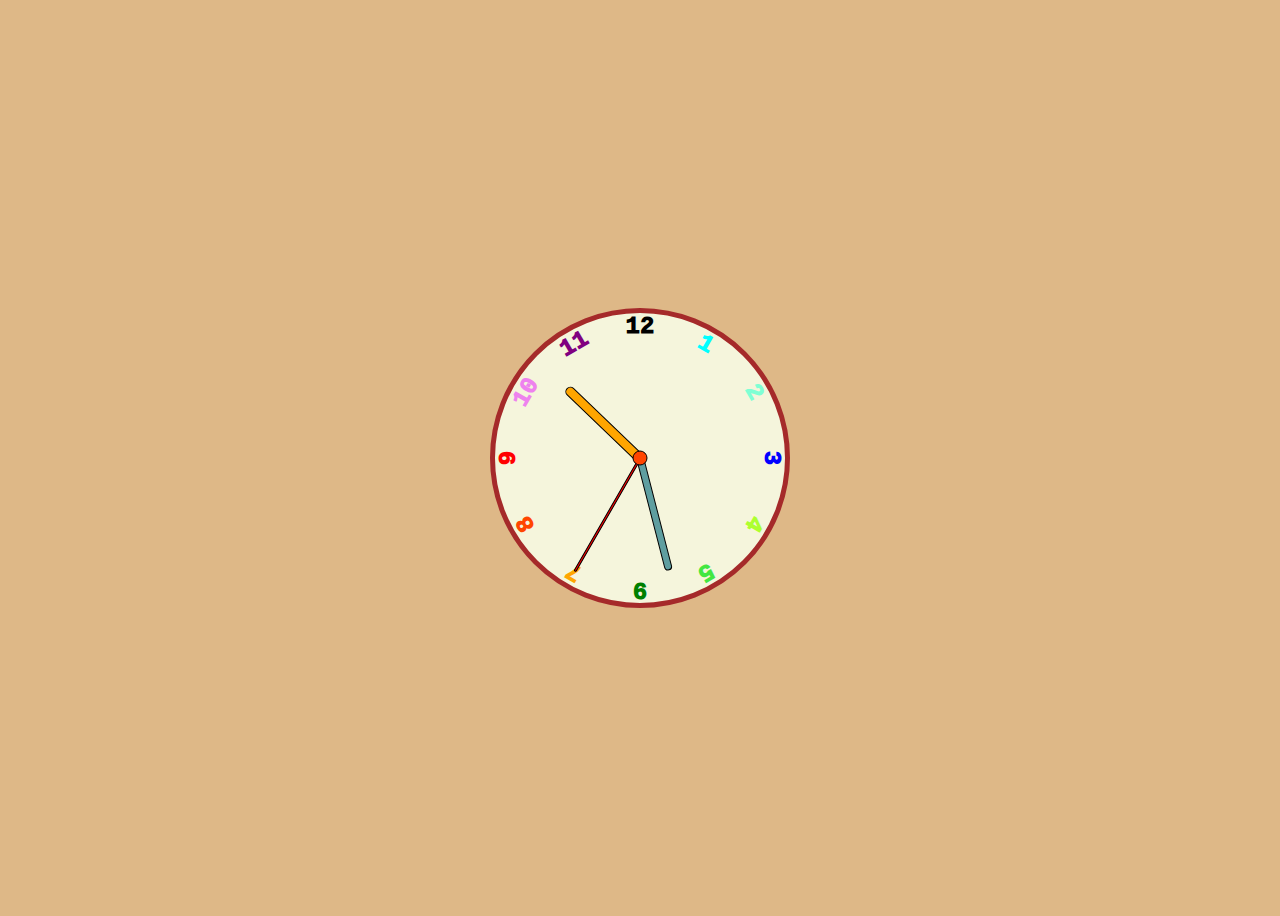
<file: assets/index.html>
<!DOCTYPE html>

<html lang="en">

<head>

    <meta charset="UTF-8">

    <meta name="viewport" content="width=device-width, initial-scale=1.0">

    <link href="style.css" rel="stylesheet">

    <script defer src="main.js"></script>

    <title>Clock It</title>

</head>

<body>


    <div class="clock">

        <div class="hour hand" data-hour-hand></div>

        <div class="minute hand" data-minute-hand></div>

        <div class="second hand" data-second-hand></div>

        <div class="number number1">1</div>

            <!-- <div class= "minute6">|</div>
            <div class= "minute7">|</div>
            <div class= "minute8">|</div>
            <div class= "minute9">|</div> -->

        <div class="number number2">2</div>

            <!-- <div class= "minute11">|</div>
            <div class= "minute12">|</div>
            <div class= "minute13">|</div>
            <div class= "minute14">|</div> -->

        <div class="number number3">3</div>

            <!-- <div class= "minute16">|</div>
            <div class= "minute17">|</div>
            <div class= "minute18">|</div>
            <div class= "minute19">|</div> -->

        <div class="number number4">4</div>

            <!-- <div class= "minute21">|</div>
            <div class= "minute22">|</div>
            <div class= "minute23">|</div>
            <div class= "minute24">|</div> -->

        <div class="number number5">5</div>

            <!-- <div class= "minute26">|</div>
            <div class= "minute27">|</div>
            <div class= "minute28">|</div>
            <div class= "minute29">|</div> -->

        <div class="number number6">9</div>

            <!-- <div class= "minute31">|</div>
            <div class= "minute32">|</div>
            <div class= "minute33">|</div>
            <div class= "minute34">|</div> -->

        <div class="number number7">7</div>

            <!-- <div class= "minute36">|</div>
            <div class= "minute37">|</div>
            <div class= "minute38">|</div>
            <div class= "minute39">|</div> -->

        <div class="number number8">8</div>

            <!-- <div class= "minute41">|</div>
            <div class= "minute42">|</div>
            <div class= "minute43">|</div>
            <div class= "minute44">|</div> -->

        <div class="number number9">9</div>

            <!-- <div class= "minute46">|</div>
            <div class= "minute47">|</div>
            <div class= "minute48">|</div>
            <div class= "minute49">|</div> -->

        <div class="number number10">10</div>
        
            <!-- <div class= "minute51">|</div>
            <div class= "minute52">|</div>
            <div class= "minute53">|</div>
            <div class= "minute54">|</div> -->

        <div class="number number11">11</div>

            <!-- <div class= "minute56">|</div>
            <div class= "minute57">|</div>
            <div class= "minute58">|</div>
            <div class= "minute59">|</div> -->

        <div class="number number12">12</div>

            <!-- <div class= "minute1">|</div>
            <div class= "minute2">|</div>
            <div class= "minute3">|</div>
            <div class= "minute4">|</div> -->

    </div>

</body>

</html>
</file>
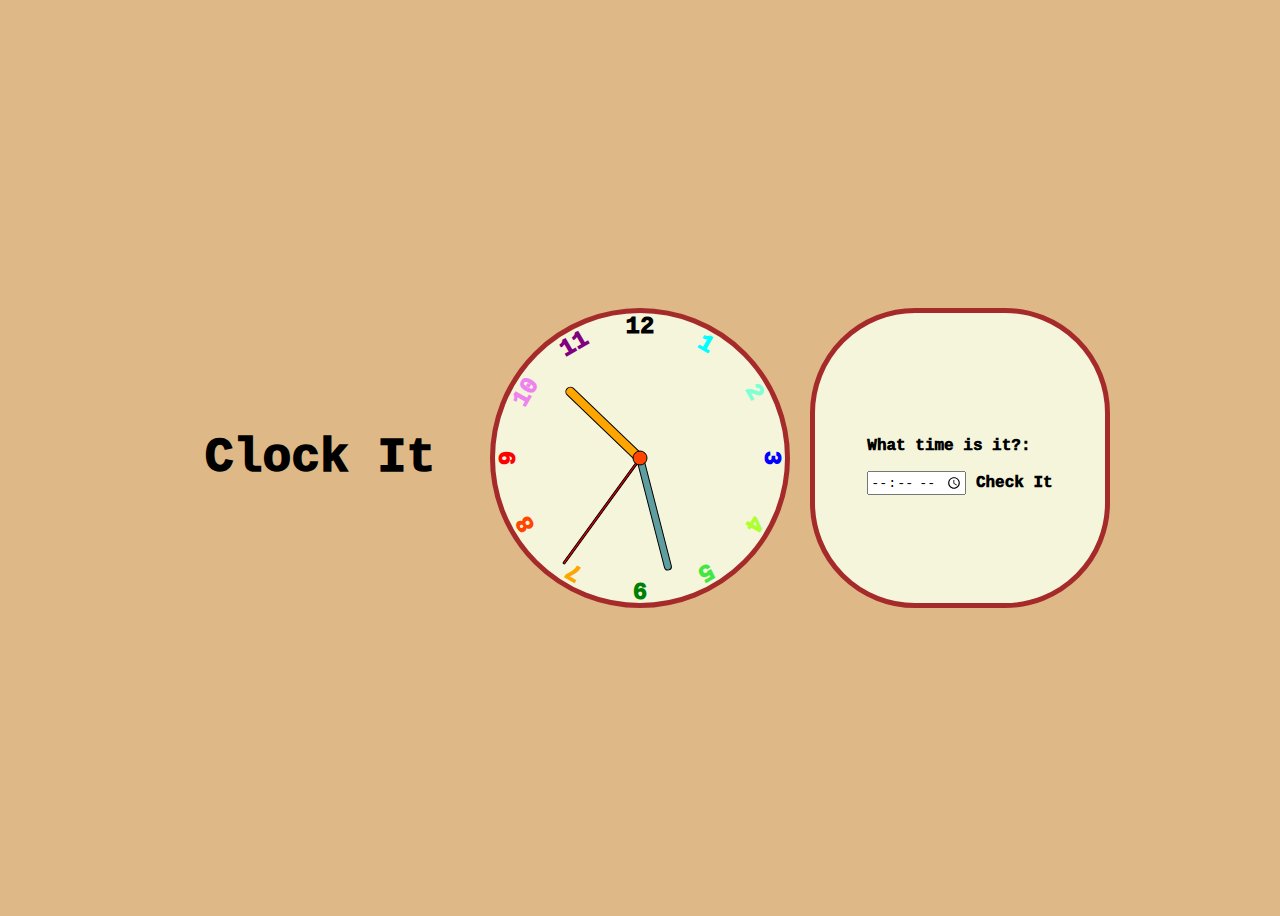
<file: Clock It/index.html>
<!DOCTYPE html>

<html lang="en">

<head>

    <meta charset="UTF-8">

    <meta http-equiv="X-UA-Compatible" content="IE=edge">

    <meta name="viewport" content="width=device-width, initial-scale=1.0">

    <link href="style.css" rel="stylesheet">

    <script defer src="main.js"></script>

    <title>Clock It</title>

</head>

<body>

    <h1 class="header">Clock It</h1>

    <div class="clock">

        <div class="hour hand" data-hour-hand></div>

        <div class="minute hand" data-minute-hand></div>

        <div class="second hand" data-second-hand></div>

        <div class="number number1">1</div>

            <!-- <div class= "minute6">|</div>
            <div class= "minute7">|</div>
            <div class= "minute8">|</div>
            <div class= "minute9">|</div> -->

        <div class="number number2">2</div>

            <!-- <div class= "minute11">|</div>
            <div class= "minute12">|</div>
            <div class= "minute13">|</div>
            <div class= "minute14">|</div> -->

        <div class="number number3">3</div>

            <!-- <div class= "minute16">|</div>
            <div class= "minute17">|</div>
            <div class= "minute18">|</div>
            <div class= "minute19">|</div> -->

        <div class="number number4">4</div>

            <!-- <div class= "minute21">|</div>
            <div class= "minute22">|</div>
            <div class= "minute23">|</div>
            <div class= "minute24">|</div> -->

        <div class="number number5">5</div>

            <!-- <div class= "minute26">|</div>
            <div class= "minute27">|</div>
            <div class= "minute28">|</div>
            <div class= "minute29">|</div> -->

        <div class="number number6">9</div>

            <!-- <div class= "minute31">|</div>
            <div class= "minute32">|</div>
            <div class= "minute33">|</div>
            <div class= "minute34">|</div> -->

        <div class="number number7">7</div>

            <!-- <div class= "minute36">|</div>
            <div class= "minute37">|</div>
            <div class= "minute38">|</div>
            <div class= "minute39">|</div> -->

        <div class="number number8">8</div>

            <!-- <div class= "minute41">|</div>
            <div class= "minute42">|</div>
            <div class= "minute43">|</div>
            <div class= "minute44">|</div> -->

        <div class="number number9">9</div>

            <!-- <div class= "minute46">|</div>
            <div class= "minute47">|</div>
            <div class= "minute48">|</div>
            <div class= "minute49">|</div> -->

        <div class="number number10">10</div>
        
            <!-- <div class= "minute51">|</div>
            <div class= "minute52">|</div>
            <div class= "minute53">|</div>
            <div class= "minute54">|</div> -->

        <div class="number number11">11</div>

            <!-- <div class= "minute56">|</div>
            <div class= "minute57">|</div>
            <div class= "minute58">|</div>
            <div class= "minute59">|</div> -->

        <div class="number number12">12</div>

            <!-- <div class= "minute1">|</div>
            <div class= "minute2">|</div>
            <div class= "minute3">|</div>
            <div class= "minute4">|</div> -->

    </div>

<div class="time">

    <form action="/greatjob.html" method="GET">

        <p>What time is it?:</p>

        <input type="time">

        <!-- <button type="submit">Submit</button> -->

        <div class="popup" onclick="myFunction()">Check It

            <span class="popuptext" id="myPopup">GREAT JOB!!!</span>

          </div>

          <script>

            // When the user clicks on <div>, open the popup

            function myFunction() {

              var popup = document.getElementById("myPopup");

              popup.classList.toggle("show");

            }

            </script>

    </form>

</div>

</body>

</html>
</file>
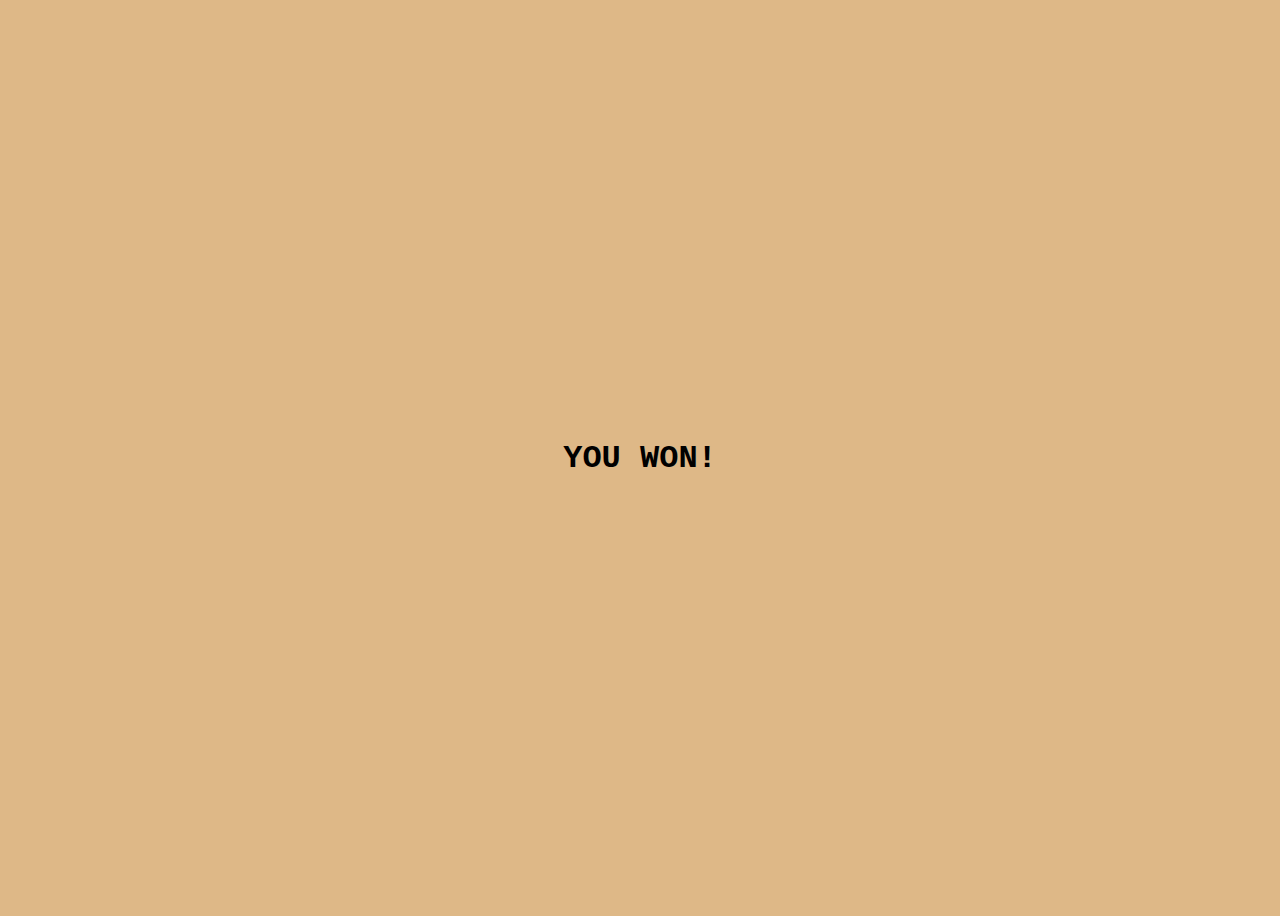
<file: Clock It/greatjob.html>
<!DOCTYPE html>

<html lang="en">

<head>

    <meta charset="UTF-8">

    <meta http-equiv="X-UA-Compatible" content="IE=edge">

    <meta name="viewport" content="width=device-width, initial-scale=1.0">

    <link href="style.css" rel="stylesheet">

    <script defer src="main.js"></script>

</head>

<body>
    <h1>YOU WON!</h1>
</body>

</html>
</file>
<file: assets/style.css>
*,*::after,*::before {
    
    box-sizing: border-box;

    font-family:'Courier New', Courier, monospace;
}


body {

    background: burlywood;

    display: flex;

    justify-content: center;

    align-items: center;

    min-height: 100vh;

    overflow: hidden;
}

.clock {

    width: 300px;

    height: 300px;

    background-color: beige;

    border-radius: 50%;

    border: 5px solid brown;

    position: relative;
}

.clock .number {
    
    position: absolute;

    width: 100%;

    height: 100%;

    /* background-color: orange; */

    text-align: center;

    transform: rotate(var(--rotation));

    font-size: 1.5rem;

    font-weight: 1000;

}



.clock .number1 { --rotation: 30deg; color: aqua;}

.clock .number2 { --rotation: 60deg; color: aquamarine }

.clock .number3 { --rotation: 90deg; color: blue}

.clock .number4 { --rotation: 120deg; color: greenyellow}

.clock .number5 { --rotation: 150deg; color: rgb(66, 231, 66)}

.clock .number6 { --rotation: 180deg; color: green}

.clock .number7 { --rotation: 210deg; color: orange}

.clock .number8 { --rotation: 240deg; color: orangered}

.clock .number9 { --rotation: 270deg; color: red}

.clock .number10 { --rotation: 300deg; color: violet}

.clock .number11 { --rotation: 330deg; color: purple}

.clock .number12 { --rotation: 0deg; }


.clock .minute {

    position: absolute;

    width: 100%;

    height: 100%;

    text-align: center;

    transform: rotate(var(--rotation));

    font-size: 1.5rem;

    font-weight: 1000;
}

/* .clock .minute1 { --rotation: 6deg;}
.clock .minute2 { --rotation: 12deg;}
.clock .minute3 { --rotation: 18deg;}
.clock .minute4 { --rotation: 24deg;}

.clock .minute6 { --rotation: 36deg;}
.clock .minute7  { --rotation: 42deg;}
.clock .minute8  { --rotation: 48deg;}
.clock .minute9  { --rotation: 54deg;}

.clock .minute11 { --rotation: 66deg;}
.clock .minute12 { --rotation: 72deg;}
.clock .minute13 { --rotation: 78deg;}
.clock .minute14 { --rotation: 84deg;}

.clock .minute16 { --rotation: 96deg;}
.clock .minute17 { --rotation: 102deg;}
.clock .minute18 { --rotation: 108deg;}
.clock .minute19 { --rotation: 114deg;}

.clock .minute21 { --rotation: 126deg;}
.clock .minute22 { --rotation: 132deg;}
.clock .minute23 { --rotation: 138deg;}
.clock .minute24 { --rotation: 144deg;}

.clock .minute26 { --rotation: 156deg;}
.clock .minute27 { --rotation: 162deg;}
.clock .minute28 { --rotation: 168deg;}
.clock .minute29 { --rotation: 174deg;}

.clock .minute31 { --rotation: 186deg;}
.clock .minute32 { --rotation: 192deg;}
.clock .minute33 { --rotation: 198deg;}
.clock .minute34 { --rotation: 204deg;}

.clock .minute36 { --rotation: 216deg;}
.clock .minute37 { --rotation: 222deg;}
.clock .minute38 { --rotation: 228deg;}
.clock .minute39 { --rotation: 234deg;}

.clock .minute41 { --rotation: 246deg;}
.clock .minute42 { --rotation: 252deg;}
.clock .minute43 { --rotation: 258deg;}
.clock .minute44 { --rotation: 264deg;}

.clock .minute46 { --rotation: 276deg;}
.clock .minute47 { --rotation: 282deg;}
.clock .minute48 { --rotation: 288deg;}
.clock .minute49 { --rotation: 294deg;}

.clock .minute51 { --rotation: 306deg;}
.clock .minute52 { --rotation: 312deg;}
.clock .minute53 { --rotation: 318deg;}
.clock .minute54 { --rotation: 324deg;}

.clock .minute56 { --rotation: 336deg;}
.clock .minute57 { --rotation: 342deg;}
.clock .minute58 { --rotation: 348deg;}
.clock .minute59 { --rotation: 354deg;} */



.clock .hand {

    --rotation: 0;

    position: absolute;

    bottom: 50%;

    left: 50%;

    /* width: 10px;

    height: 50%;

    background-color: cadetblue; */

    border: 1px solid black;

    border-top-left-radius: 10px;

    border-top-right-radius: 10px;

    border-bottom-left-radius: 10px;

    border-bottom-right-radius: 10px;

    transform-origin: bottom;

    z-index: 10;

    transform: translateX(-50%) rotate(calc(var(--rotation) * 1deg));

}

.clock::after {

    content: '';

    position: absolute;

    background-color: orangered;

    z-index: 11;

    width: 15px;

    height: 15px;

    top: 50%;

    left: 50%;

    transform: translate( -50%, -50%);

    border-radius: 50%;

    border: 1px solid black;
}

.clock .hand.second {

    /* --rotation: 120; */
    
    width: 3px;

    height: 45%;

    background-color: red;
}

.clock .hand.minute {

    /* --rotation: 60; */
    
    width: 8px;

    height: 40%;

    background-color: cadetblue ;
}

.clock .hand.hour {
    
    width: 10px;

    height: 35%;

    background-color: orange;
}
</file>
<file: Clock It/style.css>
*,*::after,*::before {
    
    box-sizing: border-box;

    font-family:'Courier New', Courier, monospace;
}

body {

    background: burlywood;

    display: flex;

    justify-content: center;

    align-items: center;

    min-height: 100vh;

    /* overflow: hidden; */
}

.header {

    display: flex;

    justify-content: center;

    align-items: center;

    width: 300px;

    height: 300px;

    background-color: burlywood;

    border-radius: 35%;

    border: 5px solid burlywood;

    position: relative;

    font-size: 3rem;

    font-weight: 1000;

    margin-right: 20px;
}

.clock {

    display: flex;

    width: 300px;

    height: 300px;

    background-color: beige;

    border-radius: 50%;

    border: 5px solid brown;

    position: relative;
}

.clock .number {
    
    position: absolute;

    width: 100%;

    height: 100%;

    /* background-color: orange; */

    text-align: center;

    transform: rotate(var(--rotation));

    font-size: 1.5rem;

    font-weight: 1000;

}



.clock .number1 { --rotation: 30deg; color: aqua;}

.clock .number2 { --rotation: 60deg; color: aquamarine }

.clock .number3 { --rotation: 90deg; color: blue}

.clock .number4 { --rotation: 120deg; color: greenyellow}

.clock .number5 { --rotation: 150deg; color: rgb(66, 231, 66)}

.clock .number6 { --rotation: 180deg; color: green}

.clock .number7 { --rotation: 210deg; color: orange}

.clock .number8 { --rotation: 240deg; color: orangered}

.clock .number9 { --rotation: 270deg; color: red}

.clock .number10 { --rotation: 300deg; color: violet}

.clock .number11 { --rotation: 330deg; color: purple}

.clock .number12 { --rotation: 0deg; }


.clock .minute {

    position: absolute;

    width: 100%;

    height: 100%;

    text-align: center;

    transform: rotate(var(--rotation));

    font-size: 1.5rem;

    font-weight: 1000;
}

/* .clock .minute1 { --rotation: 6deg;}
.clock .minute2 { --rotation: 12deg;}
.clock .minute3 { --rotation: 18deg;}
.clock .minute4 { --rotation: 24deg;}

.clock .minute6 { --rotation: 36deg;}
.clock .minute7  { --rotation: 42deg;}
.clock .minute8  { --rotation: 48deg;}
.clock .minute9  { --rotation: 54deg;}

.clock .minute11 { --rotation: 66deg;}
.clock .minute12 { --rotation: 72deg;}
.clock .minute13 { --rotation: 78deg;}
.clock .minute14 { --rotation: 84deg;}

.clock .minute16 { --rotation: 96deg;}
.clock .minute17 { --rotation: 102deg;}
.clock .minute18 { --rotation: 108deg;}
.clock .minute19 { --rotation: 114deg;}

.clock .minute21 { --rotation: 126deg;}
.clock .minute22 { --rotation: 132deg;}
.clock .minute23 { --rotation: 138deg;}
.clock .minute24 { --rotation: 144deg;}

.clock .minute26 { --rotation: 156deg;}
.clock .minute27 { --rotation: 162deg;}
.clock .minute28 { --rotation: 168deg;}
.clock .minute29 { --rotation: 174deg;}

.clock .minute31 { --rotation: 186deg;}
.clock .minute32 { --rotation: 192deg;}
.clock .minute33 { --rotation: 198deg;}
.clock .minute34 { --rotation: 204deg;}

.clock .minute36 { --rotation: 216deg;}
.clock .minute37 { --rotation: 222deg;}
.clock .minute38 { --rotation: 228deg;}
.clock .minute39 { --rotation: 234deg;}

.clock .minute41 { --rotation: 246deg;}
.clock .minute42 { --rotation: 252deg;}
.clock .minute43 { --rotation: 258deg;}
.clock .minute44 { --rotation: 264deg;}

.clock .minute46 { --rotation: 276deg;}
.clock .minute47 { --rotation: 282deg;}
.clock .minute48 { --rotation: 288deg;}
.clock .minute49 { --rotation: 294deg;}

.clock .minute51 { --rotation: 306deg;}
.clock .minute52 { --rotation: 312deg;}
.clock .minute53 { --rotation: 318deg;}
.clock .minute54 { --rotation: 324deg;}

.clock .minute56 { --rotation: 336deg;}
.clock .minute57 { --rotation: 342deg;}
.clock .minute58 { --rotation: 348deg;}
.clock .minute59 { --rotation: 354deg;} */



.clock .hand {

    --rotation: 0;

    position: absolute;

    bottom: 50%;

    left: 50%;

    /* width: 10px;

    height: 50%;

    background-color: cadetblue; */

    border: 1px solid black;

    border-top-left-radius: 10px;

    border-top-right-radius: 10px;

    border-bottom-left-radius: 10px;

    border-bottom-right-radius: 10px;

    transform-origin: bottom;

    z-index: 10;

    transform: translateX(-50%) rotate(calc(var(--rotation) * 1deg));

}

.clock::after {

    content: '';

    position: absolute;

    background-color: orangered;

    z-index: 11;

    width: 15px;

    height: 15px;

    top: 50%;

    left: 50%;

    transform: translate( -50%, -50%);

    border-radius: 50%;

    border: 1px solid black;
}

.clock .hand.second {

    /* --rotation: 120; */
    
    width: 3px;

    height: 45%;

    background-color: red;
}

.clock .hand.minute {

    /* --rotation: 60; */
    
    width: 8px;

    height: 40%;

    background-color: cadetblue ;
}

.clock .hand.hour {
    
    width: 10px;

    height: 35%;

    background-color: orange;
} 

.time {

    display: flex;

    justify-content: center;

    align-items: center;

    width: 300px;

    height: 300px;

    background-color: beige;

    border-radius: 35%;

    border: 5px solid brown;

    position: relative;

    font-size: 1rem;

    font-weight: 1000;

    margin-left: 20px;
}


.popup {

    position: relative;

    display: inline-block;

    cursor: pointer;

  }
  
  .popup .popuptext {

    visibility: hidden;

    width: 160px;

    background-color: black;

    color: white;

    text-align: center;

    border-radius: 6px;

    padding: 8px 0;

    position: absolute;

    z-index: 1;

    bottom: 125%;

    left: 50%;

    margin-left: -80px;

  }
  
  .popup .popuptext::after {

    content: "";

    position: absolute;

    top: 100%;

    left: 50%;

    margin-left: -5px;

    border-width: 5px;

    border-style: solid;

    border-color: #555 transparent transparent transparent;

  }
  
  .popup .show {

    visibility: visible;

    -webkit-animation: fadeIn 0s;

    animation: fadeIn 0s

  }
  
  @-webkit-keyframes fadeIn {

    from {opacity: 0;}

    to {opacity: 1;}

  }
  
  @keyframes fadeIn {

    from {opacity: 0;}

    to {opacity:1 ;}

  }
</file>
